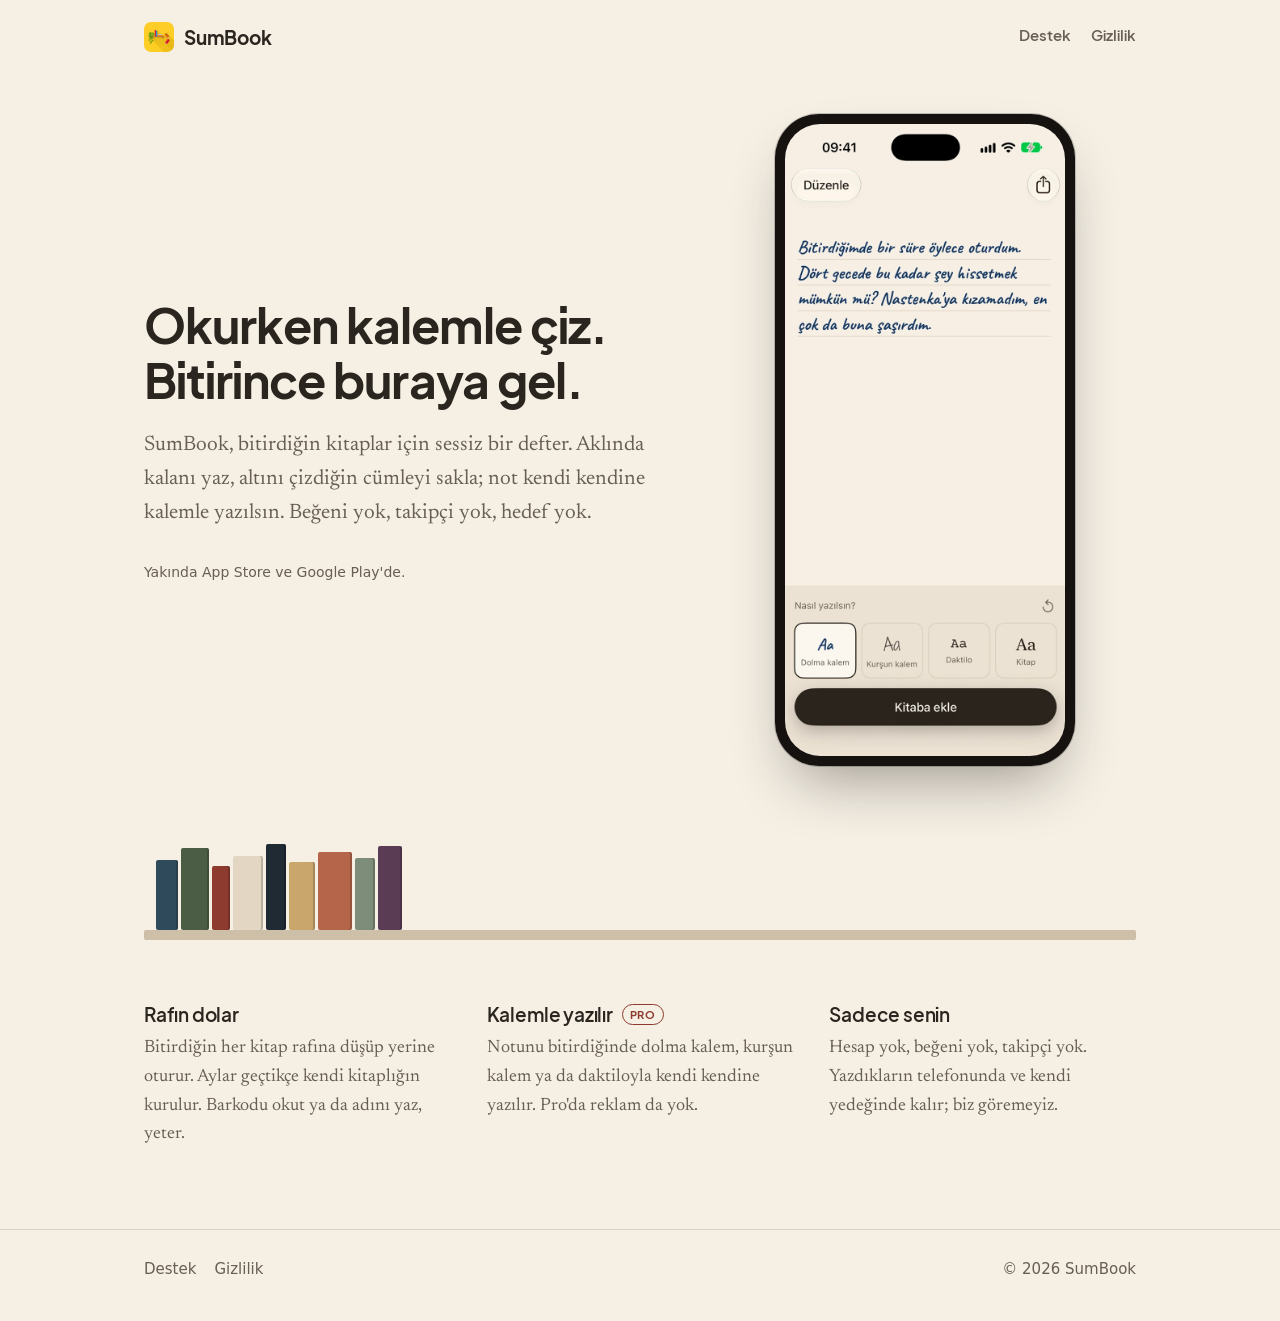
<file: index.html>
<!doctype html>
<html lang="tr">
<head>
  <meta charset="utf-8">
  <meta name="viewport" content="width=device-width, initial-scale=1">
  <title>SumBook — bitirdiğin kitaplar için sessiz bir defter</title>
  <meta name="description" content="Okurken kalemle çiz, bitirince buraya gel. SumBook, bitirdiğin kitaplar için sessiz bir okuma defteri. Beğeni yok, takipçi yok, hedef yok.">
  <meta name="theme-color" content="#F5EFE4" media="(prefers-color-scheme: light)">
  <meta name="theme-color" content="#1A1714" media="(prefers-color-scheme: dark)">
  <meta property="og:title" content="SumBook — bitirdiğin kitaplar için sessiz bir defter">
  <meta property="og:description" content="Okurken kalemle çiz, bitirince buraya gel. Beğeni yok, takipçi yok, hedef yok.">
  <meta property="og:image" content="media/kalem-poster.jpg">
  <link rel="icon" href="media/icon.png">
  <link rel="apple-touch-icon" href="media/icon.png">
  <link rel="stylesheet" href="style.css">
</head>
<body>
  <header class="site-header">
    <div class="wrap">
      <a class="brand" href="./"><img src="media/icon.png" alt="">SumBook</a>
      <nav><a href="destek.html">Destek</a><a href="gizlilik.html">Gizlilik</a></nav>
    </div>
  </header>

  <main class="wrap">
    <section class="hero">
      <div>
        <h1>Okurken kalemle çiz.<br>Bitirince buraya gel.</h1>
        <p class="lead">SumBook, bitirdiğin kitaplar için sessiz bir defter. Aklında kalanı yaz, altını çizdiğin cümleyi sakla; not kendi kendine kalemle yazılsın. Beğeni yok, takipçi yok, hedef yok.</p>

        <p class="form-note">Yakında App Store ve Google Play'de.</p>
      </div>

      <div class="phone">
        <video id="demo" src="media/kalem.mp4" poster="media/kalem-poster.jpg" autoplay muted loop playsinline preload="metadata"
               aria-label="SumBook'ta bir not, dolma kalemle kendi kendine yazılıyor"></video>
      </div>
    </section>

    <div class="shelf" aria-hidden="true">
      <span style="--w:22px;--h:70px;--c:#2F4A5A"></span><span style="--w:28px;--h:82px;--c:#4B5D45"></span><span style="--w:18px;--h:64px;--c:#8C3B2E"></span><span style="--w:30px;--h:74px;--c:#E3D7C3"></span><span style="--w:20px;--h:86px;--c:#1F2A33"></span><span style="--w:26px;--h:68px;--c:#C9A66B"></span><span style="--w:34px;--h:78px;--c:#B5654A"></span><span style="--w:20px;--h:72px;--c:#7E8C7A"></span><span style="--w:24px;--h:84px;--c:#5A3D55"></span>
    </div>
    <div class="board" aria-hidden="true"></div>

    <section class="features">
      <div>
        <h3>Rafın dolar</h3>
        <p>Bitirdiğin her kitap rafına düşüp yerine oturur. Aylar geçtikçe kendi kitaplığın kurulur. Barkodu okut ya da adını yaz, yeter.</p>
      </div>
      <div>
        <h3>Kalemle yazılır <span class="tag">Pro</span></h3>
        <p>Notunu bitirdiğinde dolma kalem, kurşun kalem ya da daktiloyla kendi kendine yazılır. Pro'da reklam da yok.</p>
      </div>
      <div>
        <h3>Sadece senin</h3>
        <p>Hesap yok, beğeni yok, takipçi yok. Yazdıkların telefonunda ve kendi yedeğinde kalır; biz göremeyiz.</p>
      </div>
    </section>
  </main>

  <footer class="site-footer">
    <div class="wrap">
      <nav><a href="destek.html">Destek</a><a href="gizlilik.html">Gizlilik</a></nav>
      <span>© 2026 SumBook</span>
    </div>
  </footer>

  <script>
    // Respect "reduce motion": show the finished note instead of the animation.
    if (matchMedia("(prefers-reduced-motion: reduce)").matches) {
      const video = document.getElementById("demo");
      video.removeAttribute("autoplay");
      video.pause();
    }
  </script>
</body>
</html>
</file>
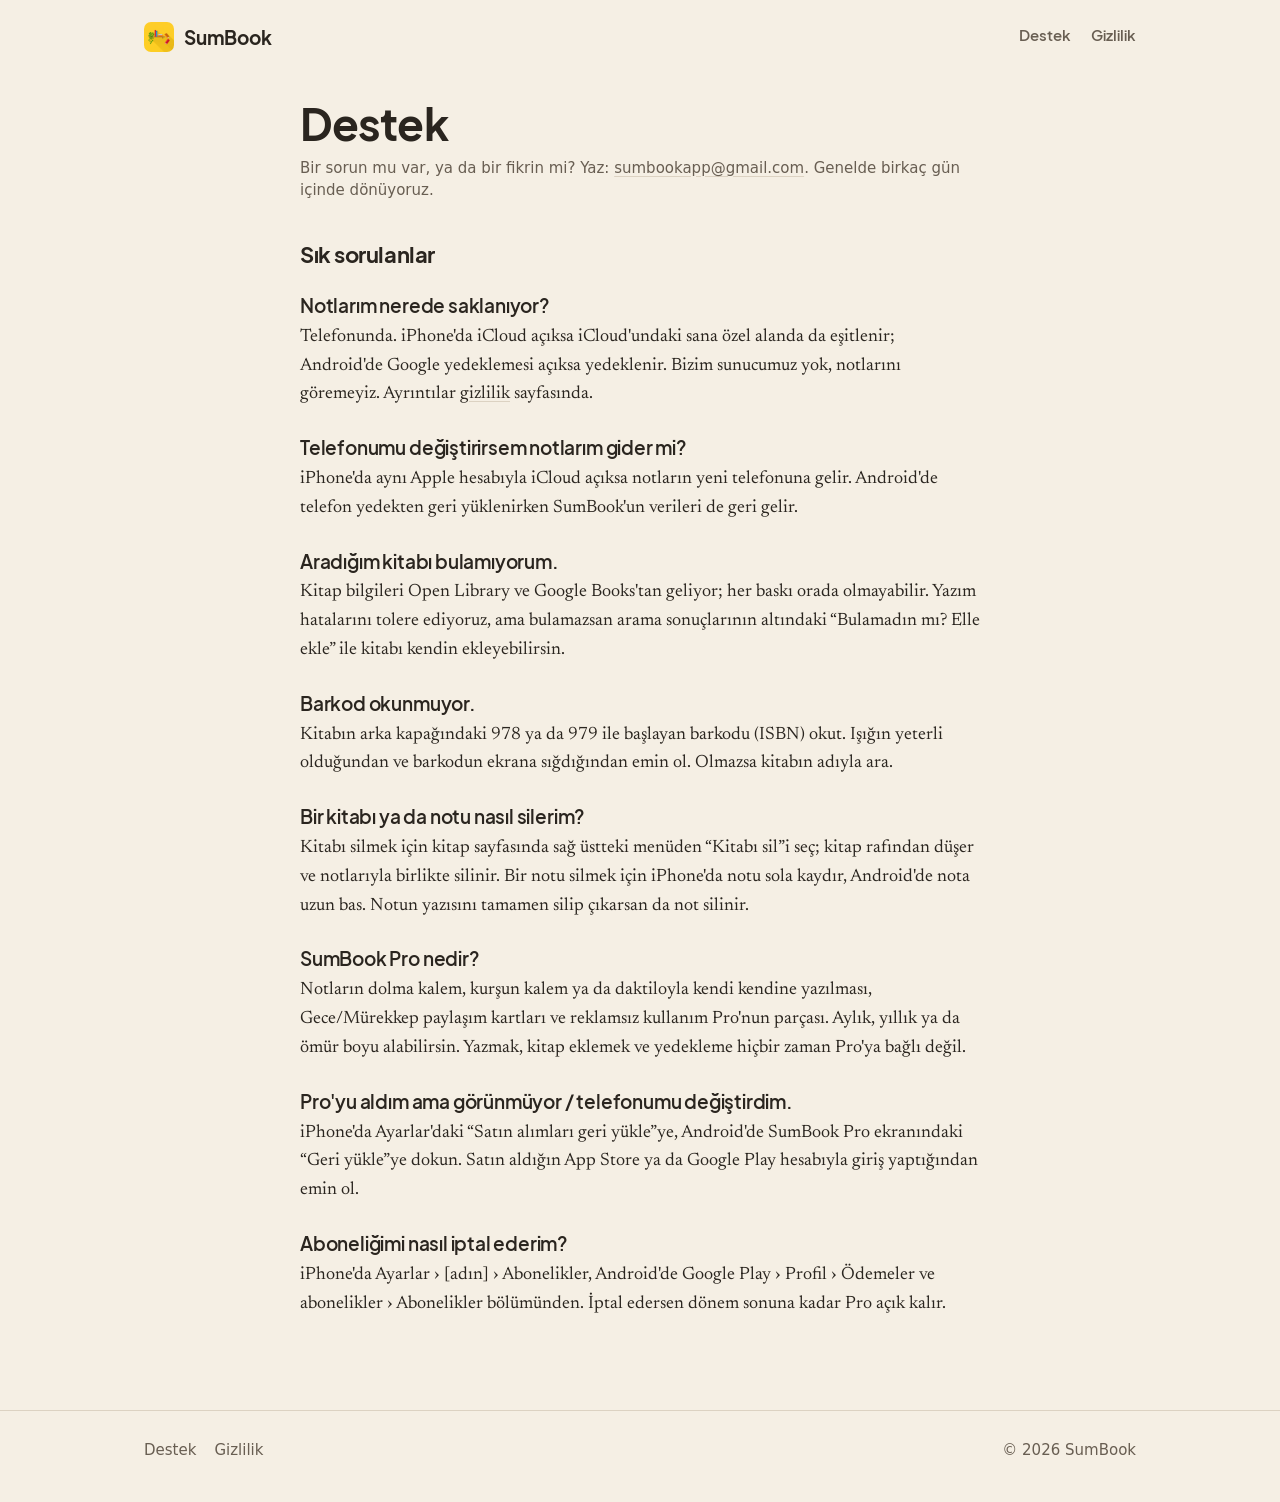
<file: destek.html>
<!doctype html>
<html lang="tr">
<head>
  <meta charset="utf-8">
  <meta name="viewport" content="width=device-width, initial-scale=1">
  <title>Destek — SumBook</title>
  <meta name="description" content="SumBook ile ilgili sık sorulan sorular ve iletişim.">
  <link rel="icon" href="media/icon.png">
  <link rel="stylesheet" href="style.css">
</head>
<body>
  <header class="site-header">
    <div class="wrap">
      <a class="brand" href="./"><img src="media/icon.png" alt="">SumBook</a>
      <nav><a href="destek.html">Destek</a><a href="gizlilik.html">Gizlilik</a></nav>
    </div>
  </header>

  <main class="wrap narrow doc">
    <h1>Destek</h1>
    <p class="updated">Bir sorun mu var, ya da bir fikrin mi? Yaz: <a href="mailto:sumbookapp@gmail.com">sumbookapp@gmail.com</a>. Genelde birkaç gün içinde dönüyoruz.</p>

    <h2>Sık sorulanlar</h2>

    <h3>Notlarım nerede saklanıyor?</h3>
    <p>Telefonunda. iPhone'da iCloud açıksa iCloud'undaki sana özel alanda da eşitlenir; Android'de Google yedeklemesi açıksa yedeklenir. Bizim sunucumuz yok, notlarını göremeyiz. Ayrıntılar <a href="gizlilik.html">gizlilik</a> sayfasında.</p>

    <h3>Telefonumu değiştirirsem notlarım gider mi?</h3>
    <p>iPhone'da aynı Apple hesabıyla iCloud açıksa notların yeni telefonuna gelir. Android'de telefon yedekten geri yüklenirken SumBook'un verileri de geri gelir.</p>

    <h3>Aradığım kitabı bulamıyorum.</h3>
    <p>Kitap bilgileri Open Library ve Google Books'tan geliyor; her baskı orada olmayabilir. Yazım hatalarını tolere ediyoruz, ama bulamazsan arama sonuçlarının altındaki “Bulamadın mı? Elle ekle” ile kitabı kendin ekleyebilirsin.</p>

    <h3>Barkod okunmuyor.</h3>
    <p>Kitabın arka kapağındaki 978 ya da 979 ile başlayan barkodu (ISBN) okut. Işığın yeterli olduğundan ve barkodun ekrana sığdığından emin ol. Olmazsa kitabın adıyla ara.</p>

    <h3>Bir kitabı ya da notu nasıl silerim?</h3>
    <p>Kitabı silmek için kitap sayfasında sağ üstteki menüden “Kitabı sil”i seç; kitap rafından düşer ve notlarıyla birlikte silinir. Bir notu silmek için iPhone'da notu sola kaydır, Android'de nota uzun bas. Notun yazısını tamamen silip çıkarsan da not silinir.</p>

    <h3>SumBook Pro nedir?</h3>
    <p>Notların dolma kalem, kurşun kalem ya da daktiloyla kendi kendine yazılması, Gece/Mürekkep paylaşım kartları ve reklamsız kullanım Pro'nun parçası. Aylık, yıllık ya da ömür boyu alabilirsin. Yazmak, kitap eklemek ve yedekleme hiçbir zaman Pro'ya bağlı değil.</p>

    <h3>Pro'yu aldım ama görünmüyor / telefonumu değiştirdim.</h3>
    <p>iPhone'da Ayarlar'daki “Satın alımları geri yükle”ye, Android'de SumBook Pro ekranındaki “Geri yükle”ye dokun. Satın aldığın App Store ya da Google Play hesabıyla giriş yaptığından emin ol.</p>

    <h3>Aboneliğimi nasıl iptal ederim?</h3>
    <p>iPhone'da Ayarlar › [adın] › Abonelikler, Android'de Google Play › Profil › Ödemeler ve abonelikler › Abonelikler bölümünden. İptal edersen dönem sonuna kadar Pro açık kalır.</p>
  </main>

  <footer class="site-footer">
    <div class="wrap">
      <nav><a href="destek.html">Destek</a><a href="gizlilik.html">Gizlilik</a></nav>
      <span>© 2026 SumBook</span>
    </div>
  </footer>
</body>
</html>
</file>
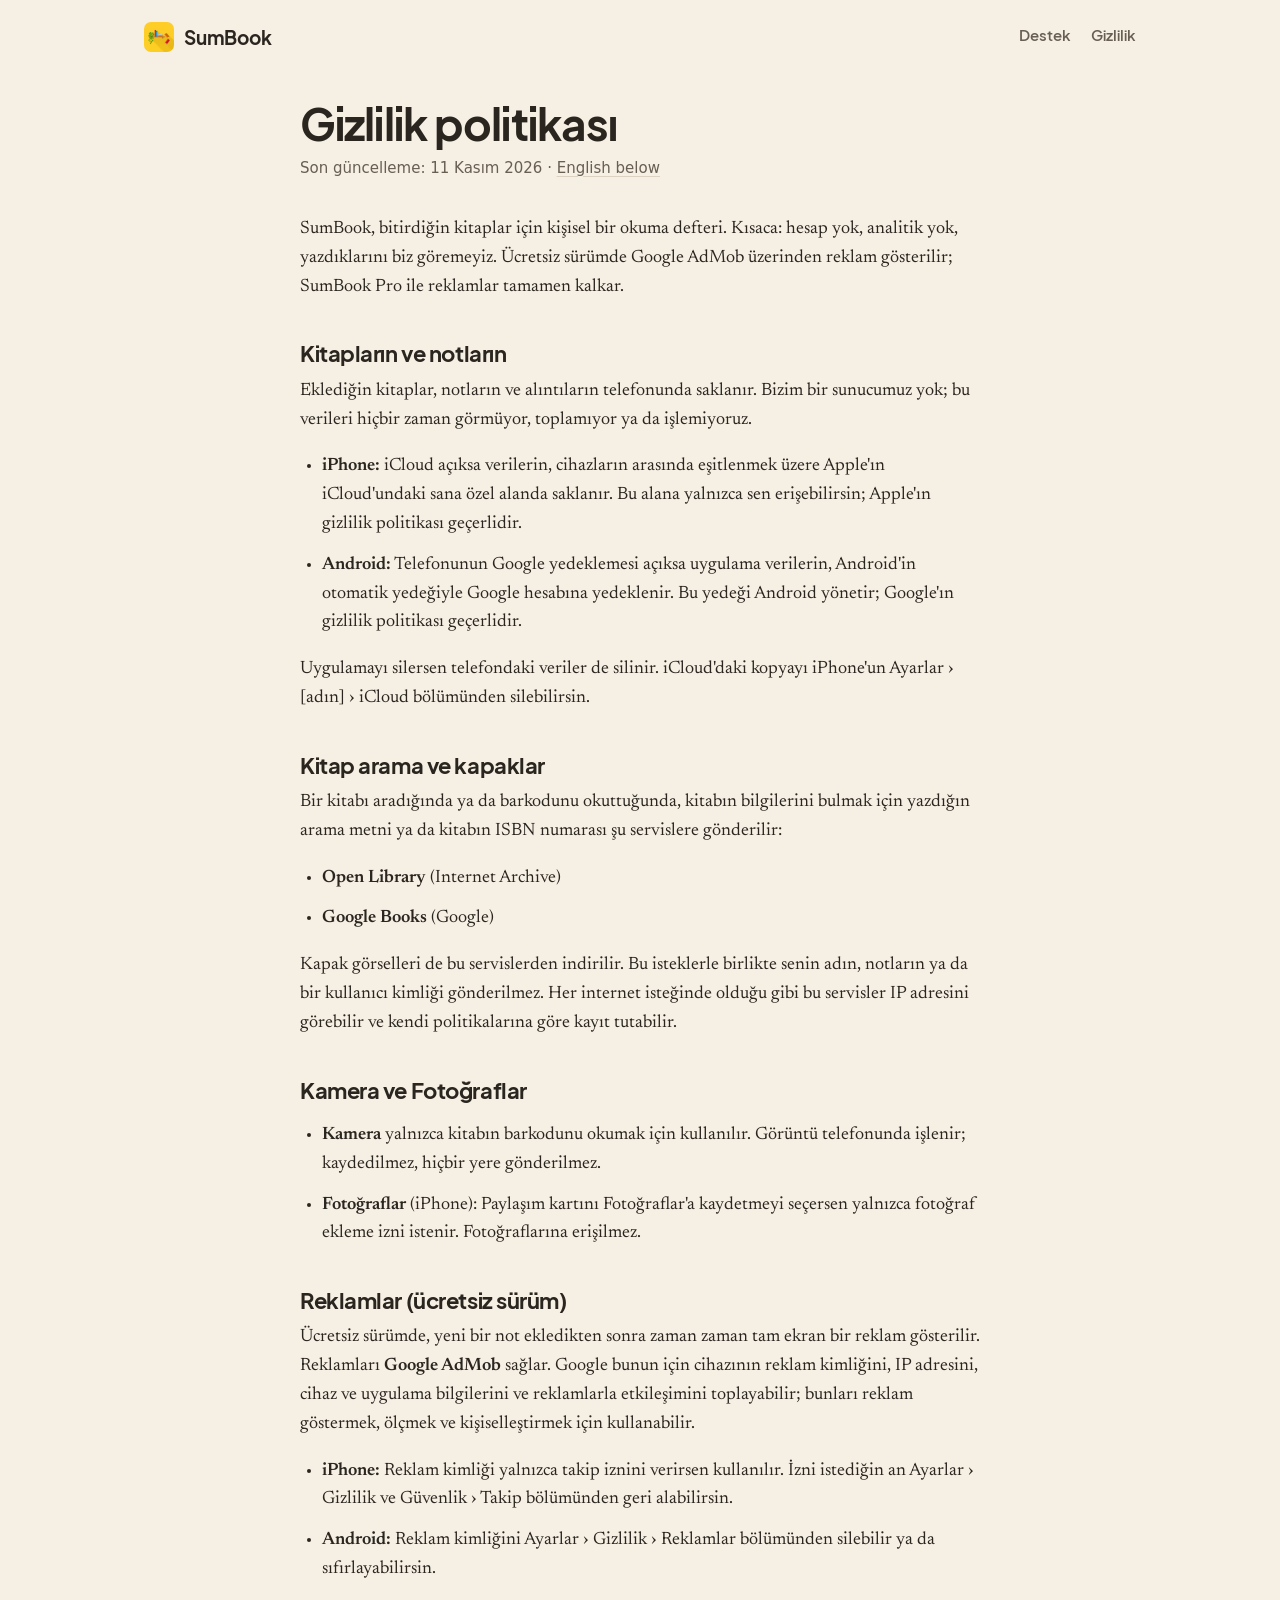
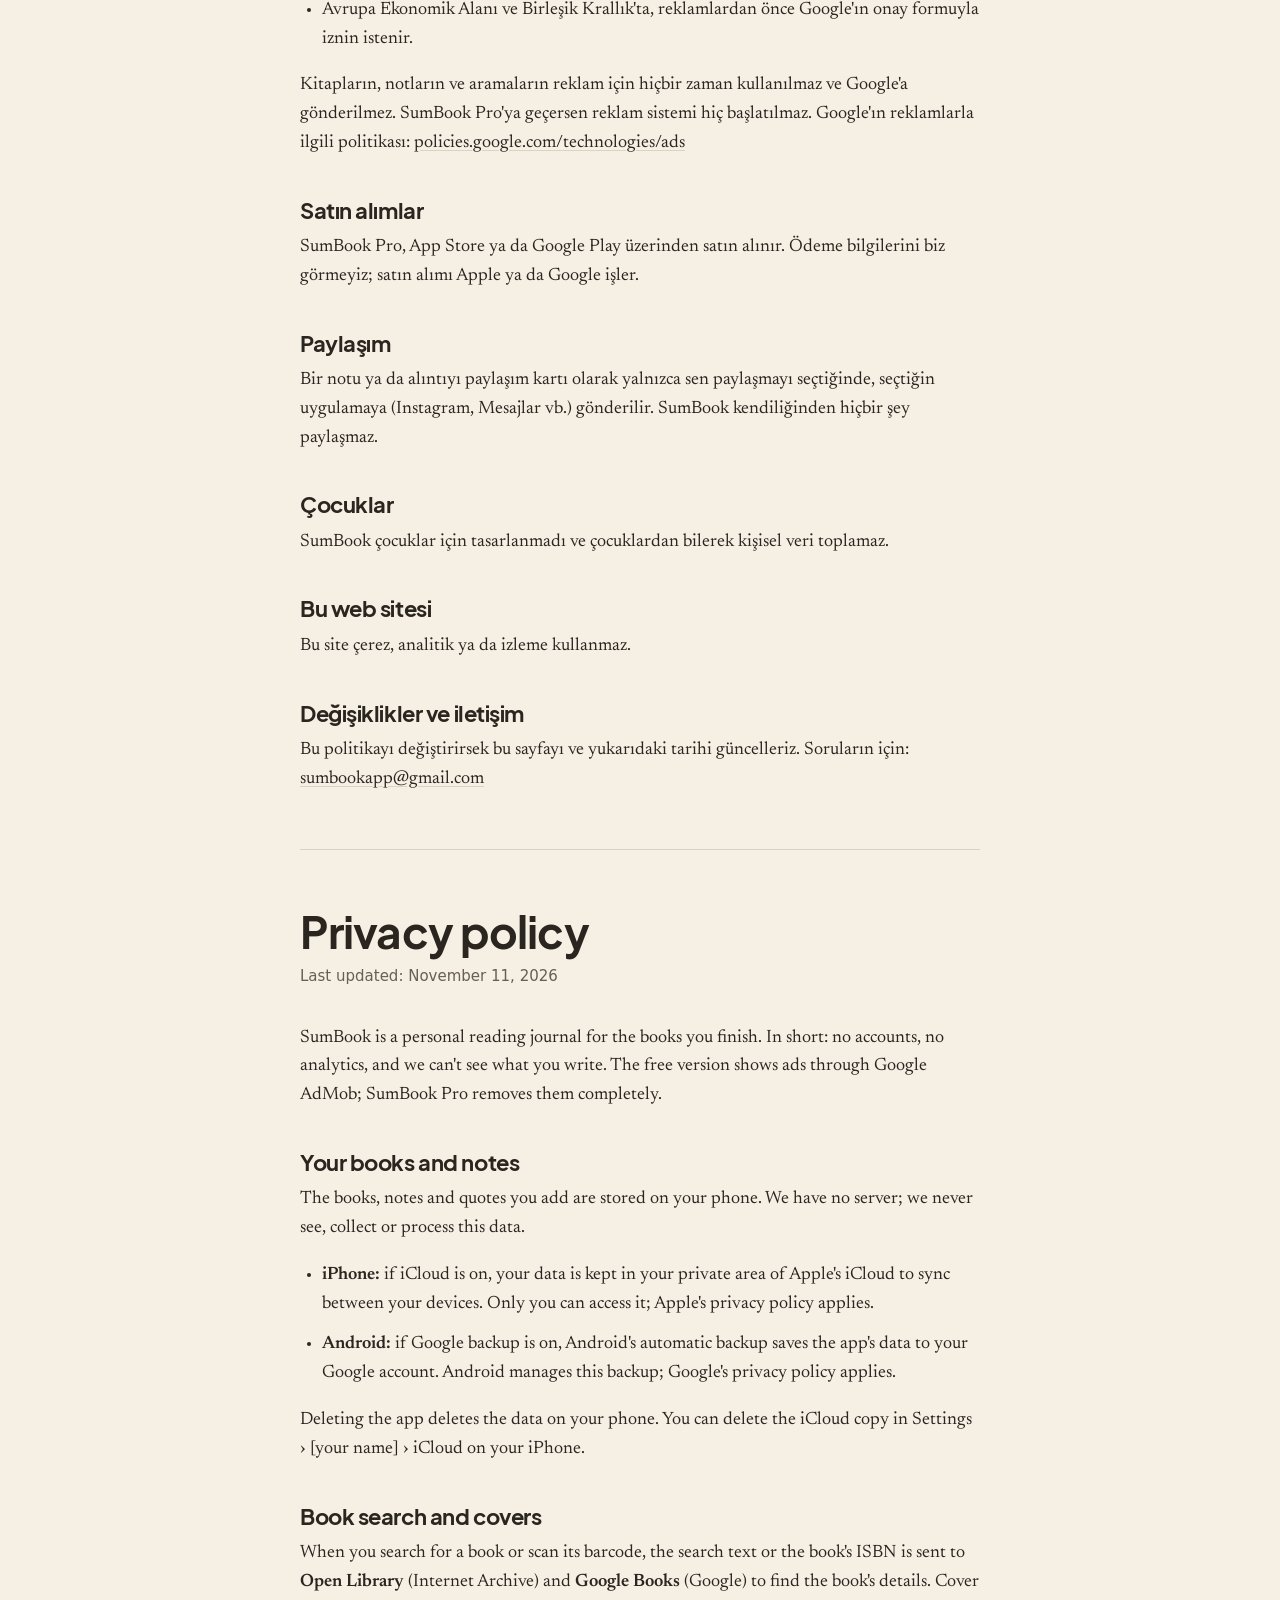
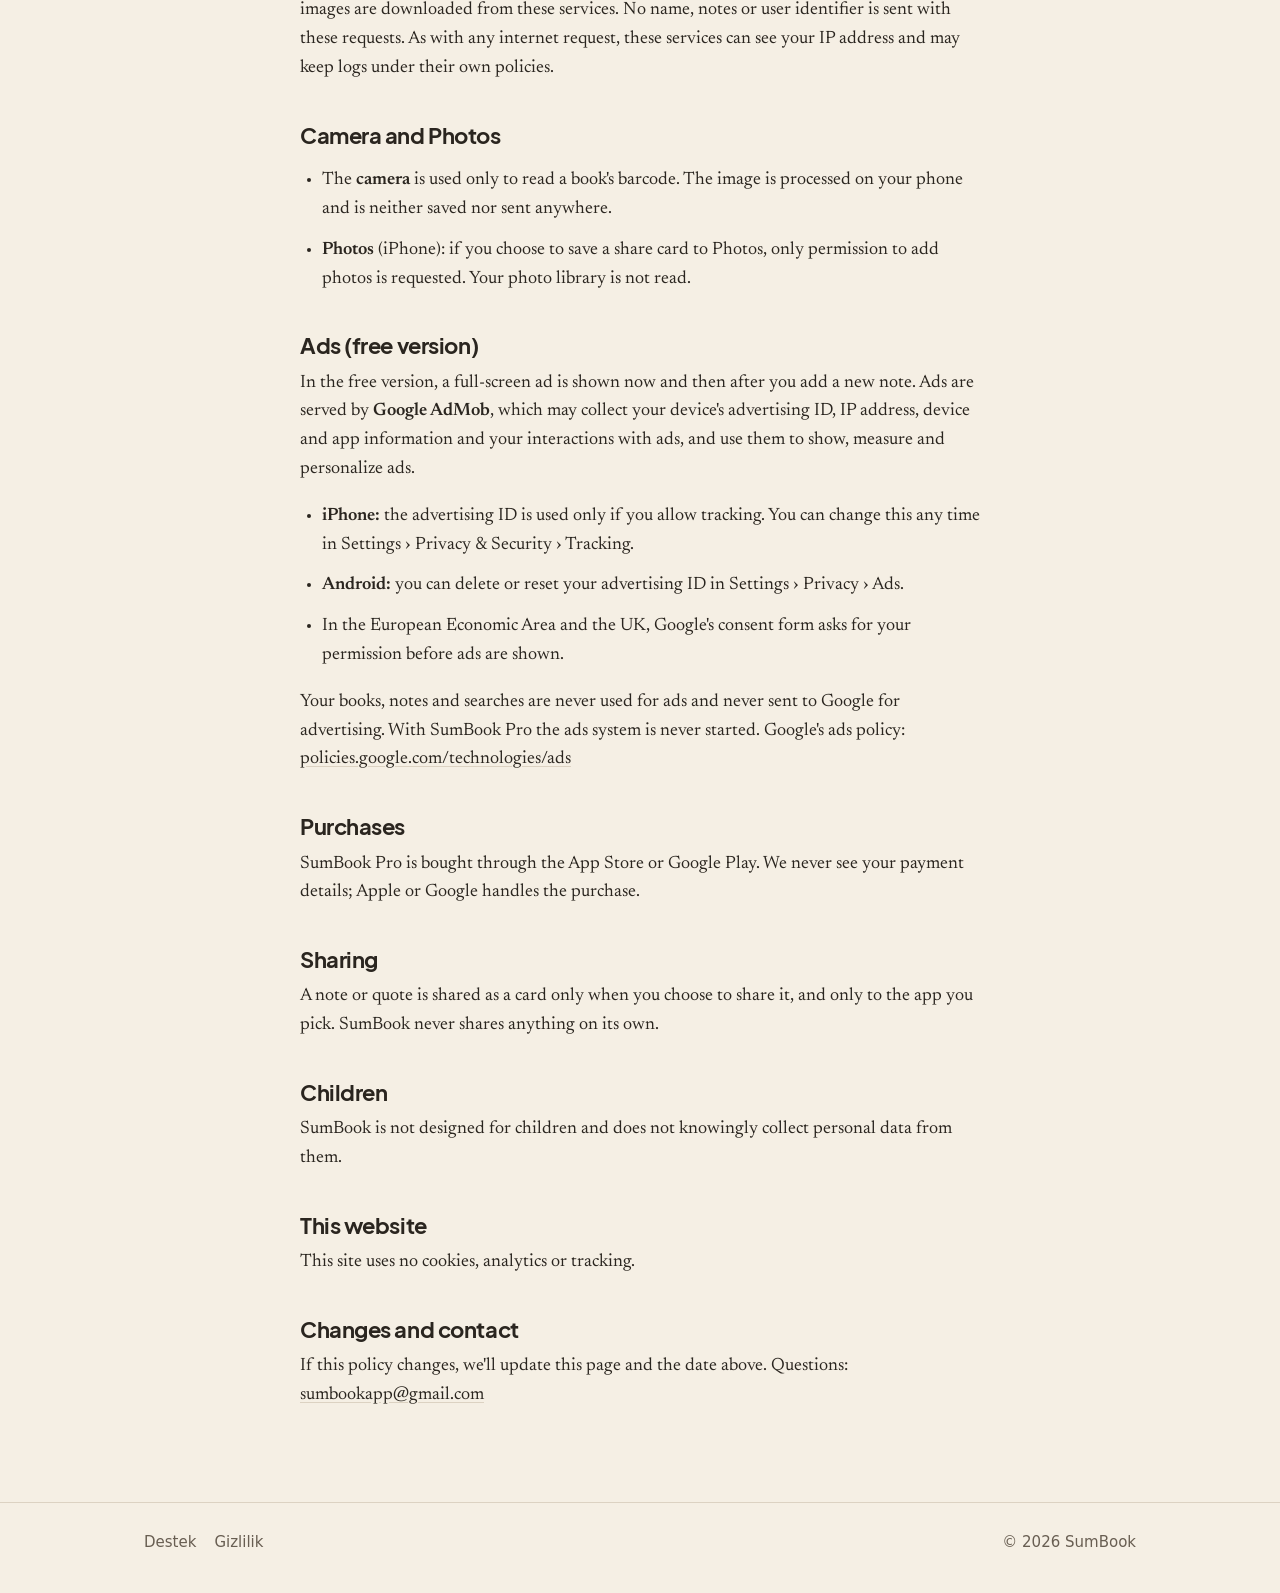
<file: gizlilik.html>
<!doctype html>
<html lang="tr">
<head>
  <meta charset="utf-8">
  <meta name="viewport" content="width=device-width, initial-scale=1">
  <title>Gizlilik — SumBook</title>
  <meta name="description" content="SumBook gizlilik politikası. Hesap yok, reklam yok, izleme yok.">
  <link rel="icon" href="media/icon.png">
  <link rel="stylesheet" href="style.css">
</head>
<body>
  <header class="site-header">
    <div class="wrap">
      <a class="brand" href="./"><img src="media/icon.png" alt="">SumBook</a>
      <nav><a href="destek.html">Destek</a><a href="gizlilik.html">Gizlilik</a></nav>
    </div>
  </header>

  <main class="wrap narrow doc">
    <h1>Gizlilik politikası</h1>
    <p class="updated">Son güncelleme: 11 Kasım 2026 · <a href="#english">English below</a></p>

    <p>SumBook, bitirdiğin kitaplar için kişisel bir okuma defteri. Kısaca: hesap yok, analitik yok, yazdıklarını biz göremeyiz. Ücretsiz sürümde Google AdMob üzerinden reklam gösterilir; SumBook Pro ile reklamlar tamamen kalkar.</p>

    <h2>Kitapların ve notların</h2>
    <p>Eklediğin kitaplar, notların ve alıntıların telefonunda saklanır. Bizim bir sunucumuz yok; bu verileri hiçbir zaman görmüyor, toplamıyor ya da işlemiyoruz.</p>
    <ul>
      <li><strong>iPhone:</strong> iCloud açıksa verilerin, cihazların arasında eşitlenmek üzere Apple'ın iCloud'undaki sana özel alanda saklanır. Bu alana yalnızca sen erişebilirsin; Apple'ın gizlilik politikası geçerlidir.</li>
      <li><strong>Android:</strong> Telefonunun Google yedeklemesi açıksa uygulama verilerin, Android'in otomatik yedeğiyle Google hesabına yedeklenir. Bu yedeği Android yönetir; Google'ın gizlilik politikası geçerlidir.</li>
    </ul>
    <p>Uygulamayı silersen telefondaki veriler de silinir. iCloud'daki kopyayı iPhone'un Ayarlar › [adın] › iCloud bölümünden silebilirsin.</p>

    <h2>Kitap arama ve kapaklar</h2>
    <p>Bir kitabı aradığında ya da barkodunu okuttuğunda, kitabın bilgilerini bulmak için yazdığın arama metni ya da kitabın ISBN numarası şu servislere gönderilir:</p>
    <ul>
      <li><strong>Open Library</strong> (Internet Archive)</li>
      <li><strong>Google Books</strong> (Google)</li>
    </ul>
    <p>Kapak görselleri de bu servislerden indirilir. Bu isteklerle birlikte senin adın, notların ya da bir kullanıcı kimliği gönderilmez. Her internet isteğinde olduğu gibi bu servisler IP adresini görebilir ve kendi politikalarına göre kayıt tutabilir.</p>

    <h2>Kamera ve Fotoğraflar</h2>
    <ul>
      <li><strong>Kamera</strong> yalnızca kitabın barkodunu okumak için kullanılır. Görüntü telefonunda işlenir; kaydedilmez, hiçbir yere gönderilmez.</li>
      <li><strong>Fotoğraflar</strong> (iPhone): Paylaşım kartını Fotoğraflar'a kaydetmeyi seçersen yalnızca fotoğraf ekleme izni istenir. Fotoğraflarına erişilmez.</li>
    </ul>

    <h2>Reklamlar (ücretsiz sürüm)</h2>
    <p>Ücretsiz sürümde, yeni bir not ekledikten sonra zaman zaman tam ekran bir reklam gösterilir. Reklamları <strong>Google AdMob</strong> sağlar. Google bunun için cihazının reklam kimliğini, IP adresini, cihaz ve uygulama bilgilerini ve reklamlarla etkileşimini toplayabilir; bunları reklam göstermek, ölçmek ve kişiselleştirmek için kullanabilir.</p>
    <ul>
      <li><strong>iPhone:</strong> Reklam kimliği yalnızca takip iznini verirsen kullanılır. İzni istediğin an Ayarlar › Gizlilik ve Güvenlik › Takip bölümünden geri alabilirsin.</li>
      <li><strong>Android:</strong> Reklam kimliğini Ayarlar › Gizlilik › Reklamlar bölümünden silebilir ya da sıfırlayabilirsin.</li>
      <li>Avrupa Ekonomik Alanı ve Birleşik Krallık'ta, reklamlardan önce Google'ın onay formuyla iznin istenir.</li>
    </ul>
    <p>Kitapların, notların ve aramaların reklam için hiçbir zaman kullanılmaz ve Google'a gönderilmez. SumBook Pro'ya geçersen reklam sistemi hiç başlatılmaz. Google'ın reklamlarla ilgili politikası: <a href="https://policies.google.com/technologies/ads">policies.google.com/technologies/ads</a></p>

    <h2>Satın alımlar</h2>
    <p>SumBook Pro, App Store ya da Google Play üzerinden satın alınır. Ödeme bilgilerini biz görmeyiz; satın alımı Apple ya da Google işler.</p>

    <h2>Paylaşım</h2>
    <p>Bir notu ya da alıntıyı paylaşım kartı olarak yalnızca sen paylaşmayı seçtiğinde, seçtiğin uygulamaya (Instagram, Mesajlar vb.) gönderilir. SumBook kendiliğinden hiçbir şey paylaşmaz.</p>


    <h2>Çocuklar</h2>
    <p>SumBook çocuklar için tasarlanmadı ve çocuklardan bilerek kişisel veri toplamaz.</p>

    <h2>Bu web sitesi</h2>
    <p>Bu site çerez, analitik ya da izleme kullanmaz.</p>

    <h2>Değişiklikler ve iletişim</h2>
    <p>Bu politikayı değiştirirsek bu sayfayı ve yukarıdaki tarihi güncelleriz. Soruların için: <a href="mailto:sumbookapp@gmail.com">sumbookapp@gmail.com</a></p>

    <hr>

    <h1 id="english" lang="en">Privacy policy</h1>
    <div lang="en">
      <p class="updated">Last updated: November 11, 2026</p>
      <p>SumBook is a personal reading journal for the books you finish. In short: no accounts, no analytics, and we can't see what you write. The free version shows ads through Google AdMob; SumBook Pro removes them completely.</p>

      <h2>Your books and notes</h2>
      <p>The books, notes and quotes you add are stored on your phone. We have no server; we never see, collect or process this data.</p>
      <ul>
        <li><strong>iPhone:</strong> if iCloud is on, your data is kept in your private area of Apple's iCloud to sync between your devices. Only you can access it; Apple's privacy policy applies.</li>
        <li><strong>Android:</strong> if Google backup is on, Android's automatic backup saves the app's data to your Google account. Android manages this backup; Google's privacy policy applies.</li>
      </ul>
      <p>Deleting the app deletes the data on your phone. You can delete the iCloud copy in Settings › [your name] › iCloud on your iPhone.</p>

      <h2>Book search and covers</h2>
      <p>When you search for a book or scan its barcode, the search text or the book's ISBN is sent to <strong>Open Library</strong> (Internet Archive) and <strong>Google Books</strong> (Google) to find the book's details. Cover images are downloaded from these services. No name, notes or user identifier is sent with these requests. As with any internet request, these services can see your IP address and may keep logs under their own policies.</p>

      <h2>Camera and Photos</h2>
      <ul>
        <li>The <strong>camera</strong> is used only to read a book's barcode. The image is processed on your phone and is neither saved nor sent anywhere.</li>
        <li><strong>Photos</strong> (iPhone): if you choose to save a share card to Photos, only permission to add photos is requested. Your photo library is not read.</li>
      </ul>

      <h2>Ads (free version)</h2>
      <p>In the free version, a full-screen ad is shown now and then after you add a new note. Ads are served by <strong>Google AdMob</strong>, which may collect your device's advertising ID, IP address, device and app information and your interactions with ads, and use them to show, measure and personalize ads.</p>
      <ul>
        <li><strong>iPhone:</strong> the advertising ID is used only if you allow tracking. You can change this any time in Settings › Privacy &amp; Security › Tracking.</li>
        <li><strong>Android:</strong> you can delete or reset your advertising ID in Settings › Privacy › Ads.</li>
        <li>In the European Economic Area and the UK, Google's consent form asks for your permission before ads are shown.</li>
      </ul>
      <p>Your books, notes and searches are never used for ads and never sent to Google for advertising. With SumBook Pro the ads system is never started. Google's ads policy: <a href="https://policies.google.com/technologies/ads">policies.google.com/technologies/ads</a></p>

      <h2>Purchases</h2>
      <p>SumBook Pro is bought through the App Store or Google Play. We never see your payment details; Apple or Google handles the purchase.</p>

      <h2>Sharing</h2>
      <p>A note or quote is shared as a card only when you choose to share it, and only to the app you pick. SumBook never shares anything on its own.</p>


      <h2>Children</h2>
      <p>SumBook is not designed for children and does not knowingly collect personal data from them.</p>

      <h2>This website</h2>
      <p>This site uses no cookies, analytics or tracking.</p>

      <h2>Changes and contact</h2>
      <p>If this policy changes, we'll update this page and the date above. Questions: <a href="mailto:sumbookapp@gmail.com">sumbookapp@gmail.com</a></p>
    </div>
  </main>

  <footer class="site-footer">
    <div class="wrap">
      <nav><a href="destek.html">Destek</a><a href="gizlilik.html">Gizlilik</a></nav>
      <span>© 2026 SumBook</span>
    </div>
  </footer>
</body>
</html>
</file>
<file: style.css>
/* SumBook site — same paper & ink palette as the app. Fonts are self-hosted (no Google Fonts requests). */
@font-face { font-family: "Jakarta"; src: url("fonts/PlusJakartaSans-SemiBold.ttf") format("truetype"); font-weight: 600; font-display: swap; }
@font-face { font-family: "Jakarta"; src: url("fonts/PlusJakartaSans-Bold.ttf") format("truetype"); font-weight: 700; font-display: swap; }
@font-face { font-family: "Newsreader"; src: url("fonts/Newsreader.ttf") format("truetype"); font-weight: 400 600; font-display: swap; }

:root {
  --paper: #F5EFE4;
  --paper-raised: #FBF7F0;
  --ink: #2A251F;
  --muted: #685E52;
  --line: #DCD2C2;
  --fill: #EAE2D4;
  --accent: #8C3B2E;
  --board: #CDBFA8;
  --button-ink: #F5EFE4;
}
@media (prefers-color-scheme: dark) {
  :root {
    --paper: #1A1714;
    --paper-raised: #24201C;
    --ink: #EDE6DA;
    --muted: #A89E90;
    --line: #3A332C;
    --fill: #2E2924;
    --accent: #C9A66B;
    --board: #3A322A;
    --button-ink: #1A1714;
  }
}

* { box-sizing: border-box; }
html { -webkit-text-size-adjust: 100%; }
body {
  margin: 0;
  background: var(--paper);
  color: var(--ink);
  font: 18px/1.6 "Newsreader", "New York", Georgia, serif;
}
a { color: inherit; text-underline-offset: 3px; text-decoration-color: var(--line); }
a:hover { text-decoration-color: currentColor; }

.wrap { max-width: 1040px; margin: 0 auto; padding: 0 24px; }
.narrow { max-width: 680px; }

/* Header */
.site-header { padding: 22px 0; }
.site-header .wrap { display: flex; align-items: center; justify-content: space-between; }
.brand { display: flex; align-items: center; gap: 10px; text-decoration: none; font: 700 19px/1 "Jakarta", system-ui, sans-serif; letter-spacing: -0.01em; }
.brand img { width: 30px; height: 30px; border-radius: 7px; }
.site-header nav a { font: 600 15px/1 "Jakarta", system-ui, sans-serif; color: var(--muted); text-decoration: none; margin-left: 20px; }
.site-header nav a:hover { color: var(--ink); }

/* Headings */
h1, h2, h3 { font-family: "Jakarta", system-ui, sans-serif; letter-spacing: -0.02em; line-height: 1.15; margin: 0; }
h1 { font-weight: 700; font-size: clamp(34px, 5vw, 48px); text-wrap: balance; }
h2 { font-weight: 700; font-size: clamp(26px, 4vw, 34px); }
h3 { font-weight: 600; font-size: 19px; letter-spacing: -0.01em; }

/* Hero */
.hero { display: grid; grid-template-columns: 1.1fr 0.9fr; gap: 56px; align-items: center; padding: 40px 0 72px; }
.hero p.lead { font-size: 21px; color: var(--muted); margin: 22px 0 32px; max-width: 30em; }

.phone {
  justify-self: center;
  width: min(300px, 78vw);
  aspect-ratio: 1206 / 2622;
  border-radius: 44px;
  padding: 10px;
  background: #15120F;
  box-shadow: 0 30px 60px -20px rgba(42, 37, 31, 0.45), 0 0 0 1px rgba(0, 0, 0, 0.2);
}
.phone video, .phone img { width: 100%; height: 100%; display: block; border-radius: 35px; object-fit: cover; background: #F5EFE4; }

.form-note { font: 14px/1.5 system-ui, sans-serif; color: var(--muted); margin: 12px 0 0; max-width: 460px; }

/* Shelf divider, like the app's bookcase */
.shelf { display: flex; align-items: flex-end; gap: 3px; height: 92px; padding: 0 12px; }
.shelf span { display: block; width: var(--w); height: var(--h); background: var(--c); border-radius: 2px; box-shadow: inset -2px 0 0 rgba(0,0,0,0.18); }
.board { height: 10px; border-radius: 2px; background: var(--board); box-shadow: 0 6px 12px -6px rgba(0,0,0,0.35); margin-bottom: 64px; }

/* Features */
.features { display: grid; grid-template-columns: repeat(3, 1fr); gap: 36px; padding-bottom: 80px; }
.features p { color: var(--muted); margin: 8px 0 0; }
.tag { font: 700 11px/1 "Jakarta", system-ui, sans-serif; letter-spacing: 0.06em; text-transform: uppercase; color: var(--accent); border: 1px solid currentColor; border-radius: 999px; padding: 3px 7px; margin-left: 6px; vertical-align: 3px; }

/* Long-form pages (privacy, support) */
.doc { padding: 24px 0 80px; }
.doc h1 { font-size: clamp(32px, 5vw, 44px); margin-bottom: 8px; }
.doc .updated { color: var(--muted); margin: 0 0 36px; font: 15px/1.5 system-ui, sans-serif; }
.doc h2 { font-size: 22px; margin: 40px 0 10px; }
.doc h3 { margin: 28px 0 6px; }
.doc p, .doc li { margin: 0 0 12px; }
.doc ul { padding-left: 22px; }
.doc hr { border: 0; border-top: 1px solid var(--line); margin: 56px 0; }

/* Footer */
.site-footer { border-top: 1px solid var(--line); padding: 28px 0 40px; font: 15px/1.5 system-ui, sans-serif; color: var(--muted); }
.site-footer .wrap { display: flex; flex-wrap: wrap; gap: 8px 22px; justify-content: space-between; }
.site-footer nav a { margin-right: 18px; text-decoration: none; }
.site-footer nav a:hover { color: var(--ink); }

@media (max-width: 820px) {
  .hero { grid-template-columns: 1fr; gap: 44px; padding-top: 16px; }
  .features { grid-template-columns: 1fr; gap: 28px; }
}
@media (max-width: 480px) {
  body { font-size: 17px; }
  .site-header nav a { margin-left: 14px; }
}
</file>
